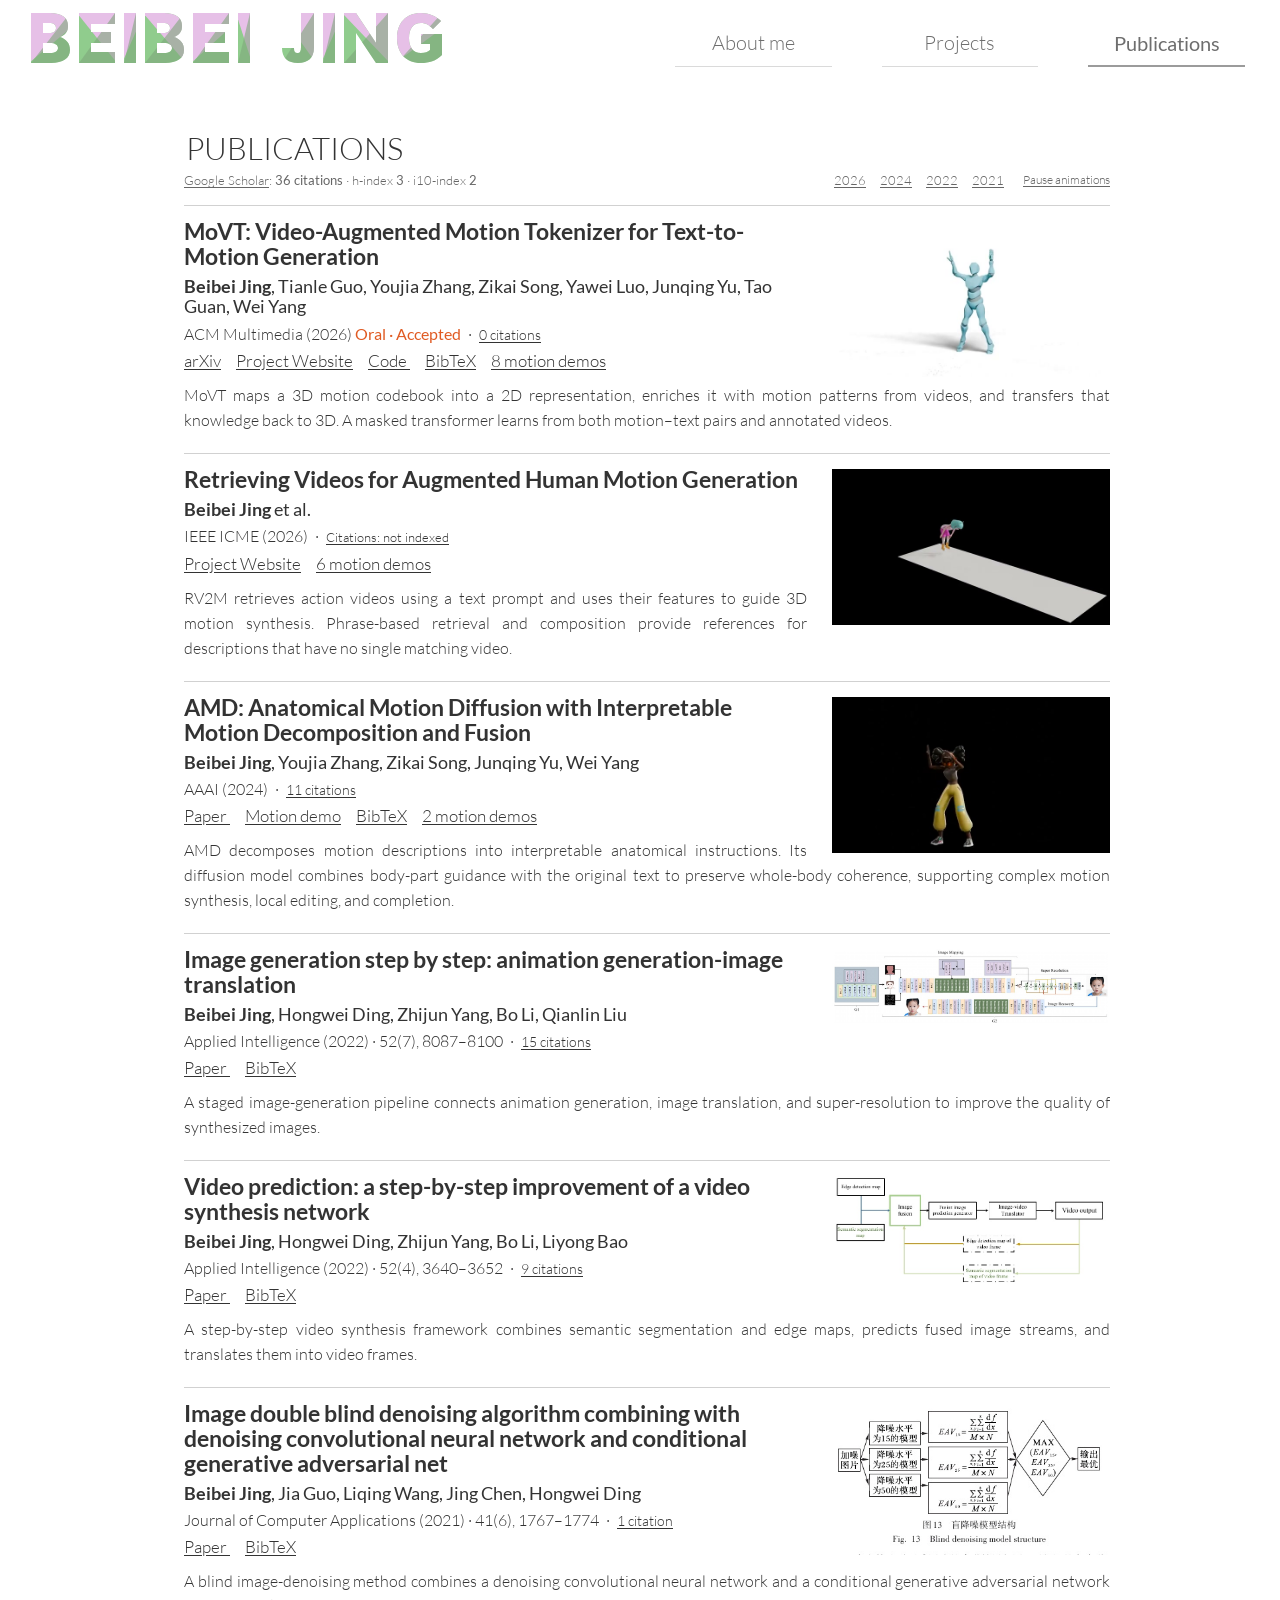
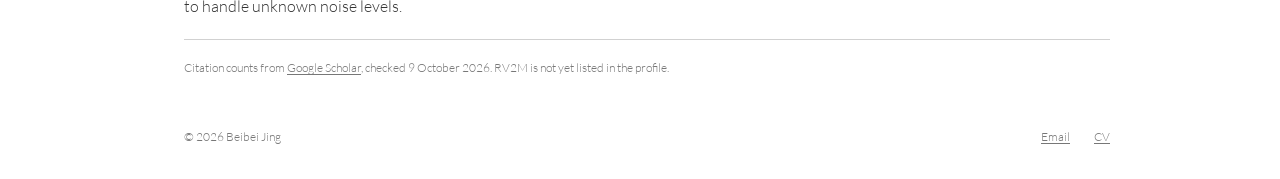
<file: index.html>
<!doctype html>
<html lang="en">
<head>
  <meta charset="utf-8">
  <meta name="viewport" content="width=device-width, initial-scale=1">
  <meta name="theme-color" content="#ffffff">
  <meta name="description" content="Beibei Jing — 3D human motion generation, multimodal learning, publications, and research projects.">
  <meta property="og:title" content="Publications · Beibei Jing">
  <meta property="og:description" content="Connecting language, video, and 3D human motion.">
  <meta property="og:type" content="website">
  <title>Publications · Beibei Jing</title>
  <link rel="icon" href="assets/favicon.svg" type="image/svg+xml">
  <link rel="stylesheet" href="style.css">
  <script src="app.js" defer></script>
  <script src="motion.js" defer></script>
</head>
<body class="publications-page">
<a class="skip-link" href="#main">Skip to content</a><header class="site-header"><a class="name-logo" href="about.html" aria-label="Beibei Jing, about me"><img src="assets/name-logo.svg" alt="Beibei Jing" width="417" height="50"></a><nav aria-label="Main navigation"><a href="about.html" class="nav-link">About me</a><a href="projects.html" class="nav-link">Projects</a><a href="index.html" class="nav-link current" aria-current="page">Publications</a></nav></header>
<main id="main" class="container publications">
  <h1 class="section-title">Publications</h1>
  <div class="publication-index"><p><a href="https://scholar.google.com/citations?user=PGULkm0AAAAJ&amp;hl=en" target="_blank" rel="noopener noreferrer">Google Scholar</a>: <strong>36 citations</strong> · h-index <strong>3</strong> · i10-index <strong>2</strong></p><nav aria-label="Publications by year"><a href="#publications-2026">2026</a><a href="#publications-2024">2024</a><a href="#publications-2022">2022</a><a href="#publications-2021">2021</a><button class="motion-toggle" type="button" aria-pressed="false">Pause animations</button></nav></div>
  <span id="publications-2026" class="year-anchor" aria-hidden="true"></span><article class="publication" id="movt">
  <video class="pub-image motion-preview" data-motion data-src="assets/motion/movt-jumping-jacks.mp4" poster="assets/motion/movt-jumping-jacks.jpg" muted loop playsinline preload="none" aria-label="Jumping jacks" ><a href="assets/motion/movt-jumping-jacks.mp4">Open motion video</a></video>
  <h2 class="pub-title">MoVT: Video-Augmented Motion Tokenizer for Text-to-Motion Generation</h2>
  <p class="authors"><strong>Beibei Jing</strong>, Tianle Guo, Youjia Zhang, Zikai Song, Yawei Luo, Junqing Yu, Tao Guan, Wei Yang</p>
  <p class="venue">ACM Multimedia (2026) <span class="publication-status">Oral · Accepted</span> <span class="meta-divider">·</span> <a class="paper-citations" href="https://scholar.google.com/citations?view_op=view_citation&amp;hl=en&amp;user=PGULkm0AAAAJ&amp;pagesize=100&amp;citation_for_view=PGULkm0AAAAJ:Tyk-4Ss8FVUC" target="_blank" rel="noopener noreferrer" aria-label="0 citations on Google Scholar for MoVT: Video-Augmented Motion Tokenizer for Text-to-Motion Generation">0 citations </a></p>
  <div class="paper-links"><a href="https://arxiv.org/abs/2609.14965" target="_blank" rel="noopener noreferrer">arXiv</a><a href="https://x-motion.github.io/MoVT-website/" target="_blank" rel="noopener noreferrer">Project Website</a><a href="https://github.com/X-mOtion/MoVT" target="_blank" rel="noopener noreferrer">Code </a><button class="citation-button" data-citation="movt">BibTeX</button><a href="projects.html#movt-demos">8 motion demos</a></div>
  <p class="pub-summary">MoVT maps a 3D motion codebook into a 2D representation, enriches it with motion patterns from videos, and transfers that knowledge back to 3D. A masked transformer learns from both motion–text pairs and annotated videos.</p>
</article><article class="publication" id="rv2m">
  <video class="pub-image motion-preview" data-motion data-src="assets/motion/rv2m-dribble.mp4" poster="assets/motion/rv2m-dribble.jpg" muted loop playsinline preload="none" aria-label="Basketball dribble" ><a href="assets/motion/rv2m-dribble.mp4">Open motion video</a></video>
  <h2 class="pub-title">Retrieving Videos for Augmented Human Motion Generation</h2>
  <p class="authors"><strong>Beibei Jing</strong> et al.</p>
  <p class="venue">IEEE ICME (2026) <span class="meta-divider">·</span> <a class="paper-citations unindexed" href="https://scholar.google.com/scholar?hl=en&amp;q=%22Retrieving%20Videos%20for%20Augmented%20Human%20Motion%20Generation%22" target="_blank" rel="noopener noreferrer" title="Not yet indexed in Google Scholar">Citations: not indexed </a></p>
  <div class="paper-links"><a href="https://happypiepie.github.io/rv2m/" target="_blank" rel="noopener noreferrer">Project Website</a><a href="projects.html#rv2m-demos">6 motion demos</a></div>
  <p class="pub-summary">RV2M retrieves action videos using a text prompt and uses their features to guide 3D motion synthesis. Phrase-based retrieval and composition provide references for descriptions that have no single matching video.</p>
</article><span id="publications-2024" class="year-anchor" aria-hidden="true"></span><article class="publication" id="amd">
  <video class="pub-image motion-preview" data-motion data-src="assets/motion/amd-layup.mp4" poster="assets/motion/amd-layup.jpg" muted loop playsinline preload="none" aria-label="Basketball layup" ><a href="assets/motion/amd-layup.mp4">Open motion video</a></video>
  <h2 class="pub-title">AMD: Anatomical Motion Diffusion with Interpretable Motion Decomposition and Fusion</h2>
  <p class="authors"><strong>Beibei Jing</strong>, Youjia Zhang, Zikai Song, Junqing Yu, Wei Yang</p>
  <p class="venue">AAAI (2024) <span class="meta-divider">·</span> <a class="paper-citations" href="https://scholar.google.com/scholar?oi=bibs&amp;hl=en&amp;cites=3874322494010152910" target="_blank" rel="noopener noreferrer" aria-label="11 citations on Google Scholar for AMD: anatomical motion diffusion with interpretable motion decomposition and fusion">11 citations </a></p>
  <div class="paper-links"><a href="https://ojs.aaai.org/index.php/AAAI/article/view/28042" target="_blank" rel="noopener noreferrer">Paper </a><button class="demo-button" data-demo="amd">Motion demo </button><button class="citation-button" data-citation="amd">BibTeX</button><a href="projects.html#amd-demos">2 motion demos</a></div>
  <p class="pub-summary">AMD decomposes motion descriptions into interpretable anatomical instructions. Its diffusion model combines body-part guidance with the original text to preserve whole-body coherence, supporting complex motion synthesis, local editing, and completion.</p>
</article><span id="publications-2022" class="year-anchor" aria-hidden="true"></span><article class="publication" id="image">
  <img class="pub-image" src="assets/image-generation.jpg" alt="Image generation and translation pipeline, Figure 4 from the paper" loading="lazy">
  <h2 class="pub-title">Image generation step by step: animation generation-image translation</h2>
  <p class="authors"><strong>Beibei Jing</strong>, Hongwei Ding, Zhijun Yang, Bo Li, Qianlin Liu</p>
  <p class="venue">Applied Intelligence (2022) · 52(7), 8087–8100 <span class="meta-divider">·</span> <a class="paper-citations" href="https://scholar.google.com/scholar?oi=bibs&amp;hl=en&amp;cites=14779760203905723686" target="_blank" rel="noopener noreferrer" aria-label="15 citations on Google Scholar for Image generation step by step: animation generation-image translation">15 citations </a></p>
  <div class="paper-links"><a href="https://doi.org/10.1007/s10489-021-02835-z" target="_blank" rel="noopener noreferrer">Paper </a><button class="citation-button" data-citation="image">BibTeX</button></div>
  <p class="pub-summary">A staged image-generation pipeline connects animation generation, image translation, and super-resolution to improve the quality of synthesized images.</p>
</article><article class="publication" id="video">
  <img class="pub-image" src="assets/video-prediction.jpg" alt="Video prediction model flowchart, Figure 2 from the paper" loading="lazy">
  <h2 class="pub-title">Video prediction: a step-by-step improvement of a video synthesis network</h2>
  <p class="authors"><strong>Beibei Jing</strong>, Hongwei Ding, Zhijun Yang, Bo Li, Liyong Bao</p>
  <p class="venue">Applied Intelligence (2022) · 52(4), 3640–3652 <span class="meta-divider">·</span> <a class="paper-citations" href="https://scholar.google.com/scholar?oi=bibs&amp;hl=en&amp;cites=996036053245365280" target="_blank" rel="noopener noreferrer" aria-label="9 citations on Google Scholar for Video prediction: a step-by-step improvement of a video synthesis network">9 citations </a></p>
  <div class="paper-links"><a href="https://doi.org/10.1007/s10489-021-02500-5" target="_blank" rel="noopener noreferrer">Paper </a><button class="citation-button" data-citation="video">BibTeX</button></div>
  <p class="pub-summary">A step-by-step video synthesis framework combines semantic segmentation and edge maps, predicts fused image streams, and translates them into video frames.</p>
</article><span id="publications-2021" class="year-anchor" aria-hidden="true"></span><article class="publication" id="denoise">
  <img class="pub-image" src="assets/denoising.jpg" alt="Blind denoising model structure, Figure 13 from the paper" loading="lazy">
  <h2 class="pub-title">Image double blind denoising algorithm combining with denoising convolutional neural network and conditional generative adversarial net</h2>
  <p class="authors"><strong>Beibei Jing</strong>, Jia Guo, Liqing Wang, Jing Chen, Hongwei Ding</p>
  <p class="venue">Journal of Computer Applications (2021) · 41(6), 1767–1774 <span class="meta-divider">·</span> <a class="paper-citations" href="https://scholar.google.com/scholar?oi=bibs&amp;hl=en&amp;cites=12246832759865693995" target="_blank" rel="noopener noreferrer" aria-label="1 citation on Google Scholar for Image double blind denoising algorithm combining with denoising convolutional neural network and conditional generative adversarial net">1 citation </a></p>
  <div class="paper-links"><a href="https://doi.org/10.11772/j.issn.1001-9081.2020091355" target="_blank" rel="noopener noreferrer">Paper </a><button class="citation-button" data-citation="denoise">BibTeX</button></div>
  <p class="pub-summary">A blind image-denoising method combines a denoising convolutional neural network and a conditional generative adversarial network to handle unknown noise levels.</p>
</article>
  <p class="citation-source-note">Citation counts from <a href="https://scholar.google.com/citations?user=PGULkm0AAAAJ&amp;hl=en" target="_blank" rel="noopener noreferrer">Google Scholar</a>, checked 9 October 2026. RV2M is not yet listed in the profile.</p>
</main>
<footer class="container site-footer"><span>© 2026 Beibei Jing</span><a href="mailto:jingbeibei.ghyn@gmail.com">Email</a><a href="cv.html">CV</a></footer>
<dialog id="citation-dialog" class="modal" aria-labelledby="citation-title"><div class="modal-head"><div><p class="eyebrow">BibTeX</p><h2 id="citation-title">Cite this research</h2></div><button class="close-dialog pressable" aria-label="Close citation dialog" type="button">×</button></div><pre id="citation-text" tabindex="0"></pre><div class="modal-actions"><button id="copy-citation" class="button primary pressable" type="button">Copy BibTeX</button><a id="download-citation" class="text-link pressable" download>Download .bib <span aria-hidden="true">↓</span></a></div></dialog>
<dialog id="demo-dialog" class="modal demo-modal" aria-labelledby="demo-title"><div class="modal-head"><div><p class="eyebrow">AMD / AAAI 2024</p><h2 id="demo-title">Anatomical motion in action</h2></div><button class="close-dialog pressable" aria-label="Close motion demo" type="button">×</button></div><video controls playsinline preload="none" poster="assets/amd-poster.jpg"><source src="assets/amd-demo.mp4" type="video/mp4"><p>Your browser does not support video. <a href="assets/amd-demo.mp4">Open the motion demo</a>.</p></video><p class="demo-caption">Motion-generation example from my research presentation.</p></dialog>
<div class="toast" id="toast" role="status" aria-live="polite"></div>
</body>
</html>
</file>
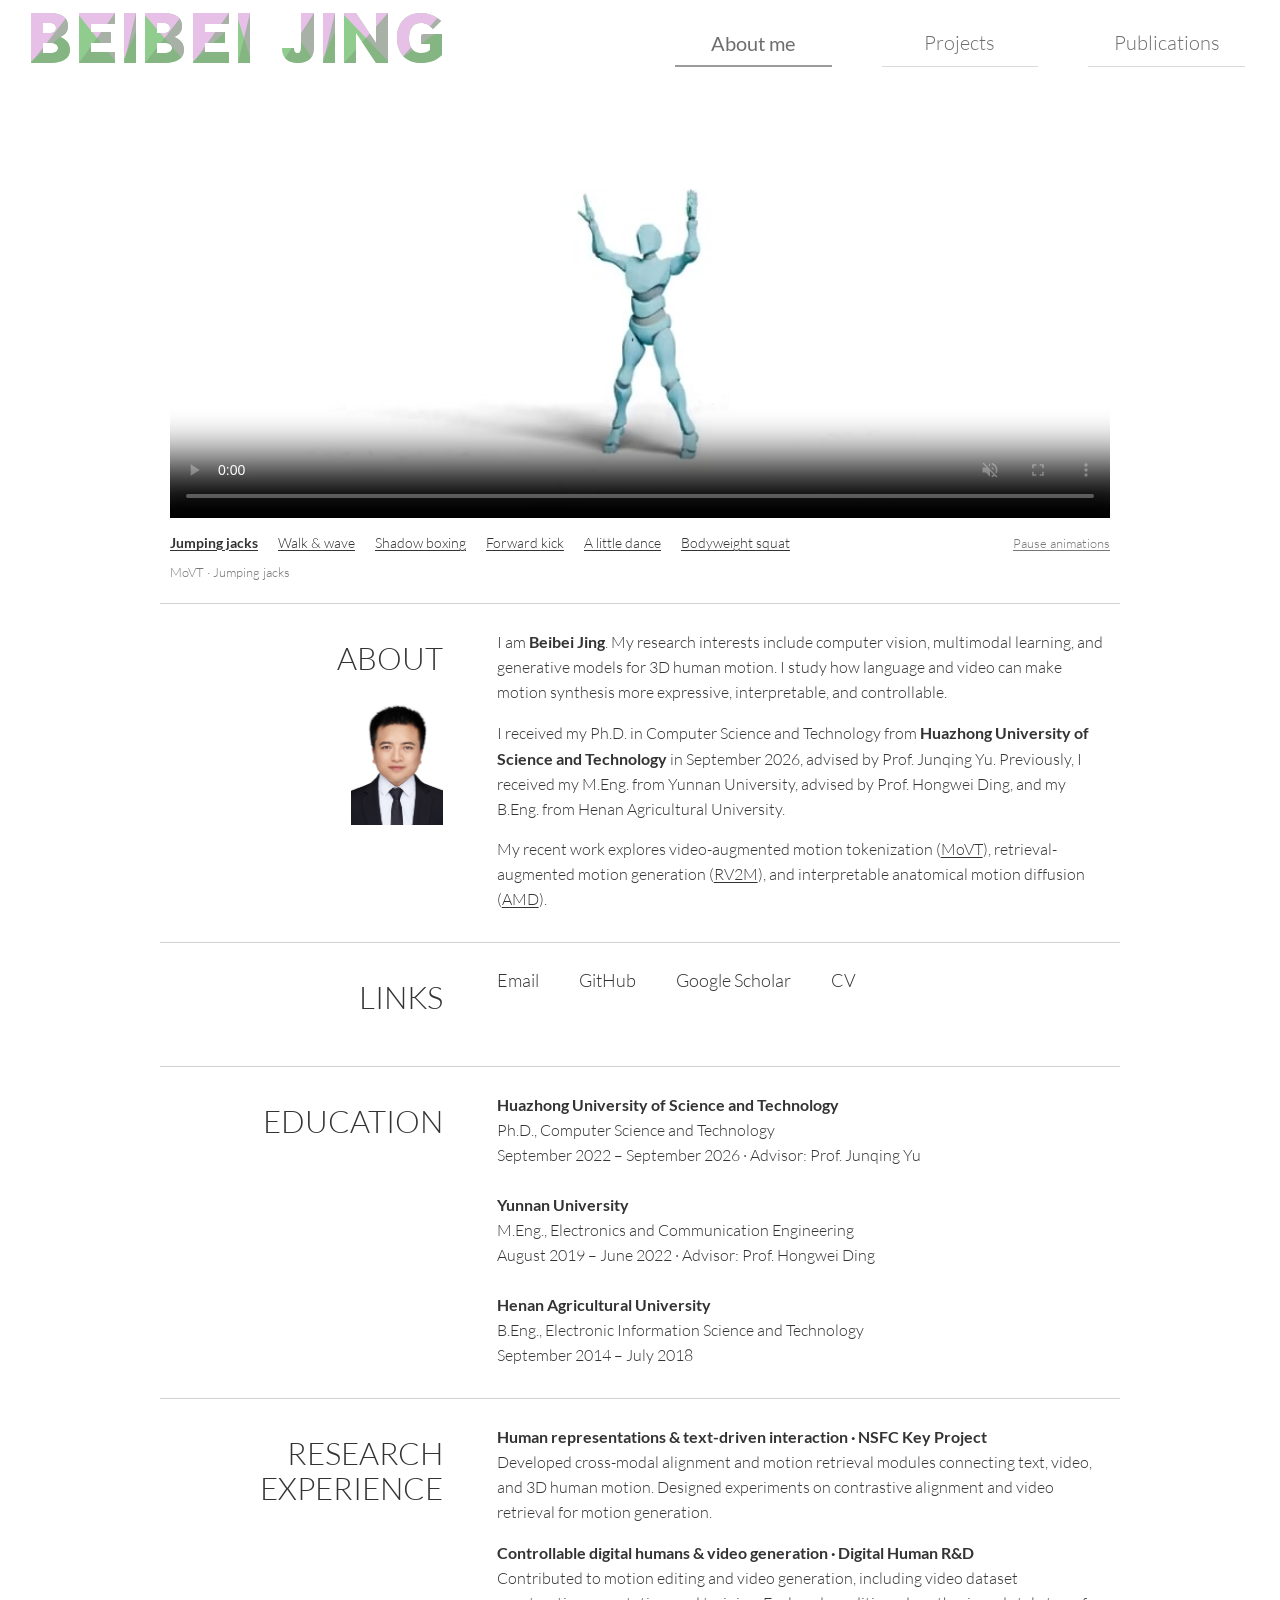
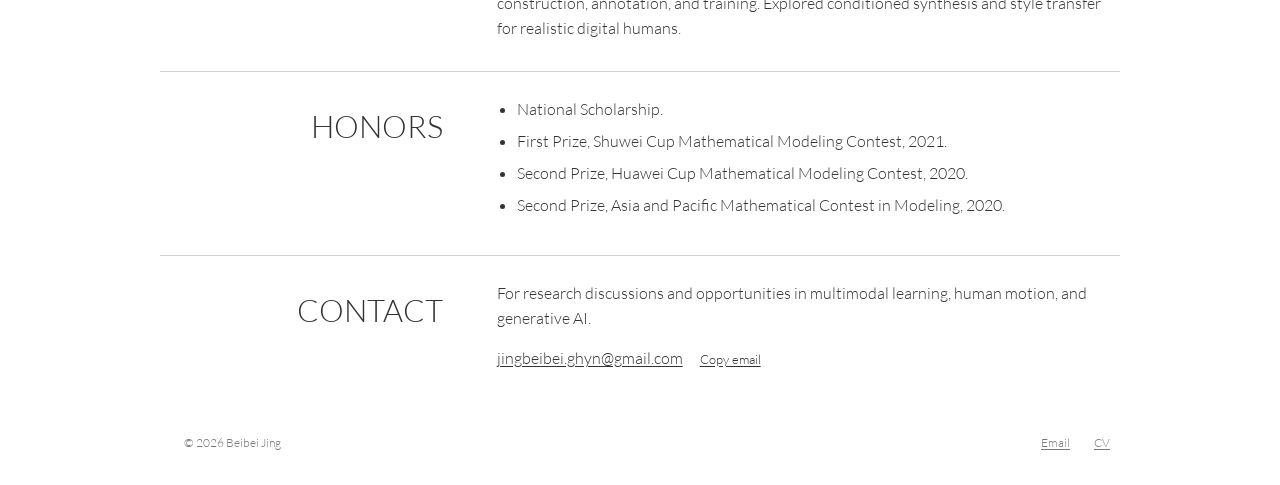
<file: about.html>
<!doctype html>
<html lang="en">
<head>
  <meta charset="utf-8">
  <meta name="viewport" content="width=device-width, initial-scale=1">
  <meta name="theme-color" content="#ffffff">
  <meta name="description" content="Beibei Jing — 3D human motion generation, multimodal learning, publications, and research projects.">
  <meta property="og:title" content="About · Beibei Jing">
  <meta property="og:description" content="Connecting language, video, and 3D human motion.">
  <meta property="og:type" content="website">
  <title>About · Beibei Jing</title>
  <link rel="icon" href="assets/favicon.svg" type="image/svg+xml">
  <link rel="stylesheet" href="style.css">
  <script src="app.js" defer></script>
  <script src="motion.js" defer></script>
</head>
<body class="about-page">
<a class="skip-link" href="#main">Skip to content</a><header class="site-header"><a class="name-logo" href="about.html" aria-label="Beibei Jing, about me"><img src="assets/name-logo.svg" alt="Beibei Jing" width="417" height="50"></a><nav aria-label="Main navigation"><a href="about.html" class="nav-link current" aria-current="page">About me</a><a href="projects.html" class="nav-link">Projects</a><a href="index.html" class="nav-link">Publications</a></nav></header>
<main id="main" class="container about">
  <div class="about-cover"><video class="" data-motion data-src="assets/motion/movt-jumping-jacks.mp4" poster="assets/motion/movt-jumping-jacks.jpg" muted loop playsinline preload="none" controls aria-label="Jumping jacks" id="featured-motion"><a href="assets/motion/movt-jumping-jacks.mp4">Open motion video</a></video></div><div class="showcase-picker" role="group" aria-label="Choose a motion example"><button type="button" data-motion-sample data-video="assets/motion/movt-jumping-jacks.mp4" data-poster="assets/motion/movt-jumping-jacks.jpg" data-title="MoVT · Jumping jacks" aria-pressed="true">Jumping jacks</button><button type="button" data-motion-sample data-video="assets/motion/movt-walk-wave.mp4" data-poster="assets/motion/movt-walk-wave.jpg" data-title="MoVT · Walk &amp; wave" aria-pressed="false">Walk &amp; wave</button><button type="button" data-motion-sample data-video="assets/motion/movt-boxing.mp4" data-poster="assets/motion/movt-boxing.jpg" data-title="MoVT · Shadow boxing" aria-pressed="false">Shadow boxing</button><button type="button" data-motion-sample data-video="assets/motion/movt-kick.mp4" data-poster="assets/motion/movt-kick.jpg" data-title="MoVT · Forward kick" aria-pressed="false">Forward kick</button><button type="button" data-motion-sample data-video="assets/motion/movt-dance.mp4" data-poster="assets/motion/movt-dance.jpg" data-title="MoVT · A little dance" aria-pressed="false">A little dance</button><button type="button" data-motion-sample data-video="assets/motion/movt-squat.mp4" data-poster="assets/motion/movt-squat.jpg" data-title="MoVT · Bodyweight squat" aria-pressed="false">Bodyweight squat</button><button type="button" class="motion-toggle" aria-pressed="false">Pause animations</button></div><p class="showcase-caption" id="featured-motion-caption">MoVT · Jumping jacks</p>
  <section class="about-row" id="about"><div class="about-label"><h1 class="section-title">About</h1><img class="portrait" src="assets/portrait.jpg" width="750" height="1050" alt="Portrait of Beibei Jing"></div><div class="about-copy"><p>I am <strong>Beibei Jing</strong>. My research interests include computer vision, multimodal learning, and generative models for 3D human motion. I study how language and video can make motion synthesis more expressive, interpretable, and controllable.</p><p>I received my Ph.D. in Computer Science and Technology from <strong>Huazhong University of Science and Technology</strong> in September 2026, advised by Prof. Junqing Yu. Previously, I received my M.Eng. from Yunnan University, advised by Prof. Hongwei Ding, and my B.Eng. from Henan Agricultural University.</p><p>My recent work explores video-augmented motion tokenization (<a href="index.html#movt">MoVT</a>), retrieval-augmented motion generation (<a href="index.html#rv2m">RV2M</a>), and interpretable anatomical motion diffusion (<a href="index.html#amd">AMD</a>).</p></div></section>
  <section class="about-row"><h2 class="section-title">Links</h2><div class="about-copy profile-links"><a href="mailto:jingbeibei.ghyn@gmail.com">Email</a><a href="https://github.com/X-mOtion" target="_blank" rel="noopener noreferrer">GitHub</a><a href="https://scholar.google.com/citations?user=PGULkm0AAAAJ&amp;hl=en" target="_blank" rel="noopener noreferrer">Google Scholar</a><a href="cv.html">CV</a></div></section>
  <section class="about-row"><h2 class="section-title">Education</h2><div class="about-copy education"><p><strong>Huazhong University of Science and Technology</strong><br>Ph.D., Computer Science and Technology<br>September 2022 – September 2026 · Advisor: Prof. Junqing Yu</p><p><strong>Yunnan University</strong><br>M.Eng., Electronics and Communication Engineering<br>August 2019 – June 2022 · Advisor: Prof. Hongwei Ding</p><p><strong>Henan Agricultural University</strong><br>B.Eng., Electronic Information Science and Technology<br>September 2014 – July 2018</p></div></section>
  <section class="about-row"><h2 class="section-title">Research<br>experience</h2><div class="about-copy"><p><strong>Human representations &amp; text-driven interaction · NSFC Key Project</strong><br>Developed cross-modal alignment and motion retrieval modules connecting text, video, and 3D human motion. Designed experiments on contrastive alignment and video retrieval for motion generation.</p><p><strong>Controllable digital humans &amp; video generation · Digital Human R&amp;D</strong><br>Contributed to motion editing and video generation, including video dataset construction, annotation, and training. Explored conditioned synthesis and style transfer for realistic digital humans.</p></div></section>
  <section class="about-row"><h2 class="section-title">Honors</h2><div class="about-copy"><ul><li>National Scholarship.</li><li>First Prize, Shuwei Cup Mathematical Modeling Contest, 2021.</li><li>Second Prize, Huawei Cup Mathematical Modeling Contest, 2020.</li><li>Second Prize, Asia and Pacific Mathematical Contest in Modeling, 2020.</li></ul></div></section>
  <section class="about-row" id="contact"><h2 class="section-title">Contact</h2><div class="about-copy"><p>For research discussions and opportunities in multimodal learning, human motion, and generative AI.</p><p><a href="mailto:jingbeibei.ghyn@gmail.com">jingbeibei.ghyn@gmail.com</a> <button id="copy-email" type="button">Copy email</button></p></div></section>
</main>
<footer class="container site-footer"><span>© 2026 Beibei Jing</span><a href="mailto:jingbeibei.ghyn@gmail.com">Email</a><a href="cv.html">CV</a></footer>

<div class="toast" id="toast" role="status" aria-live="polite"></div>
</body>
</html>
</file>
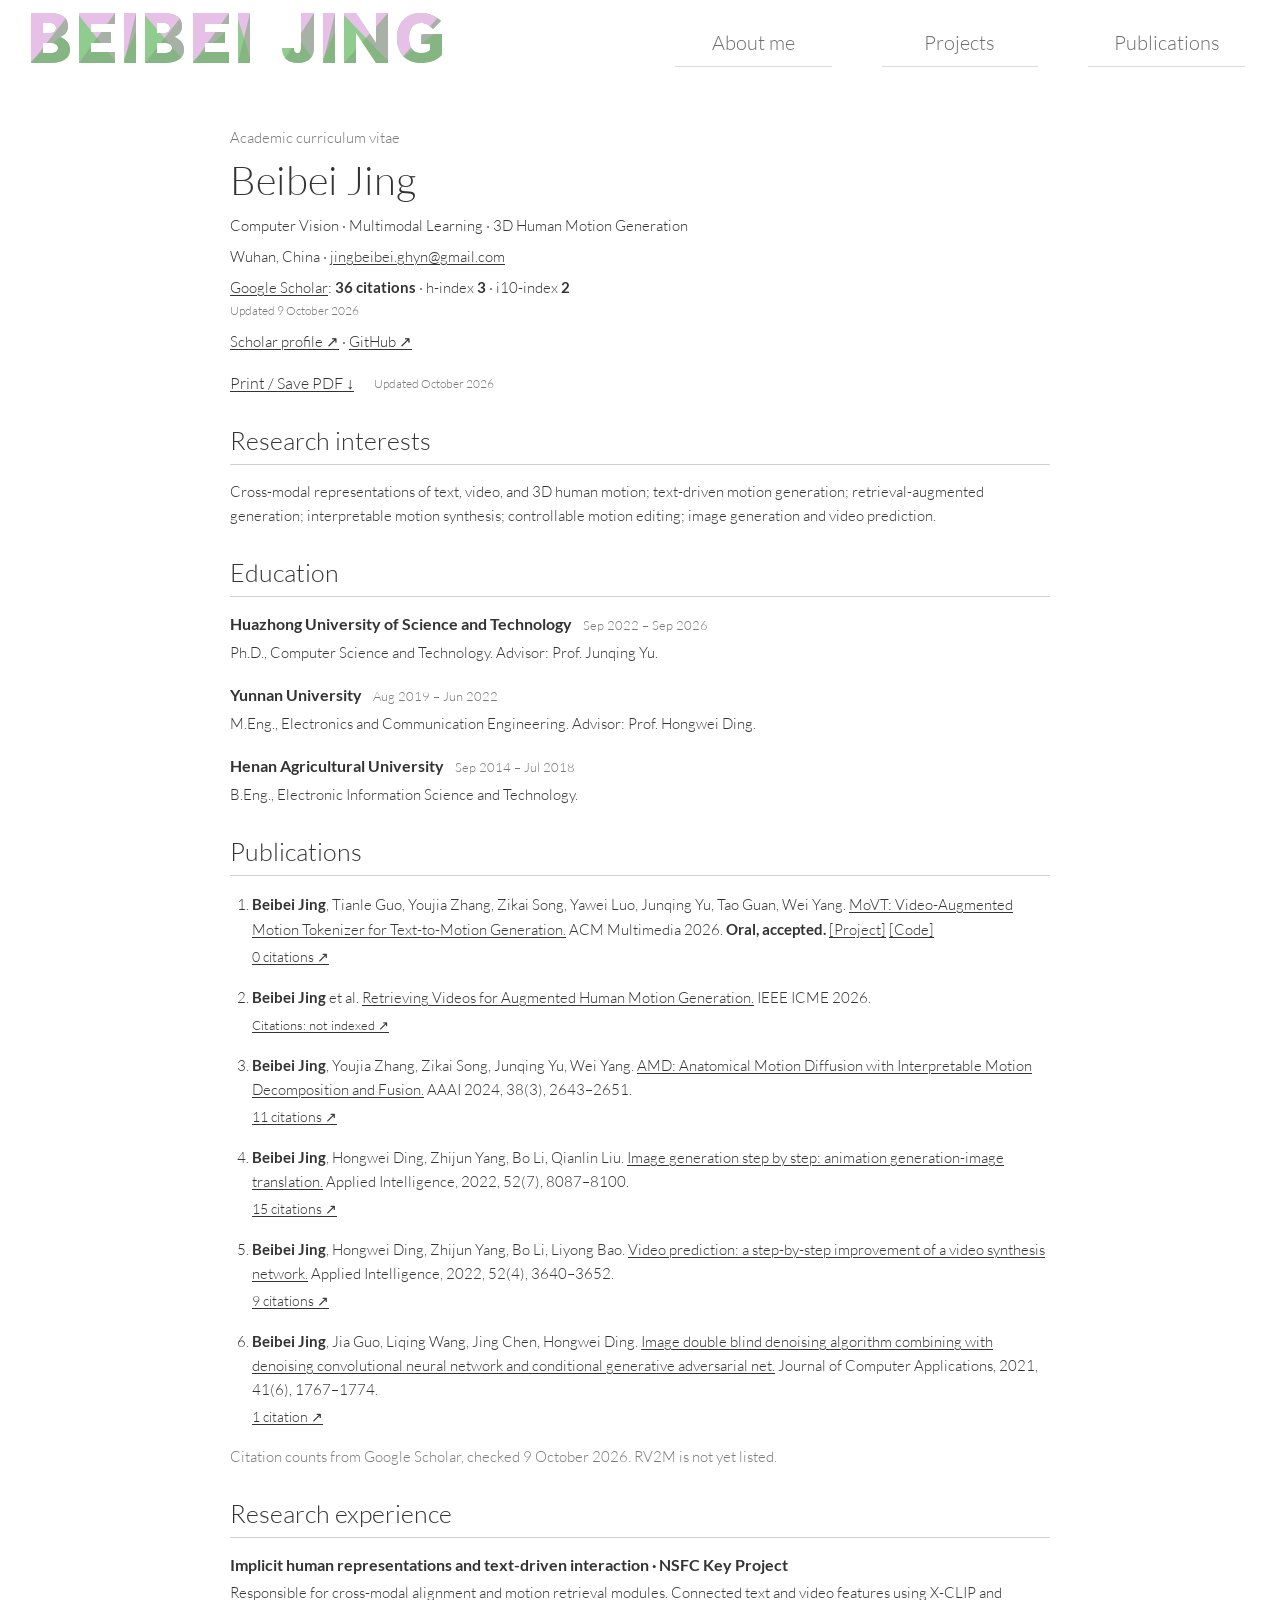
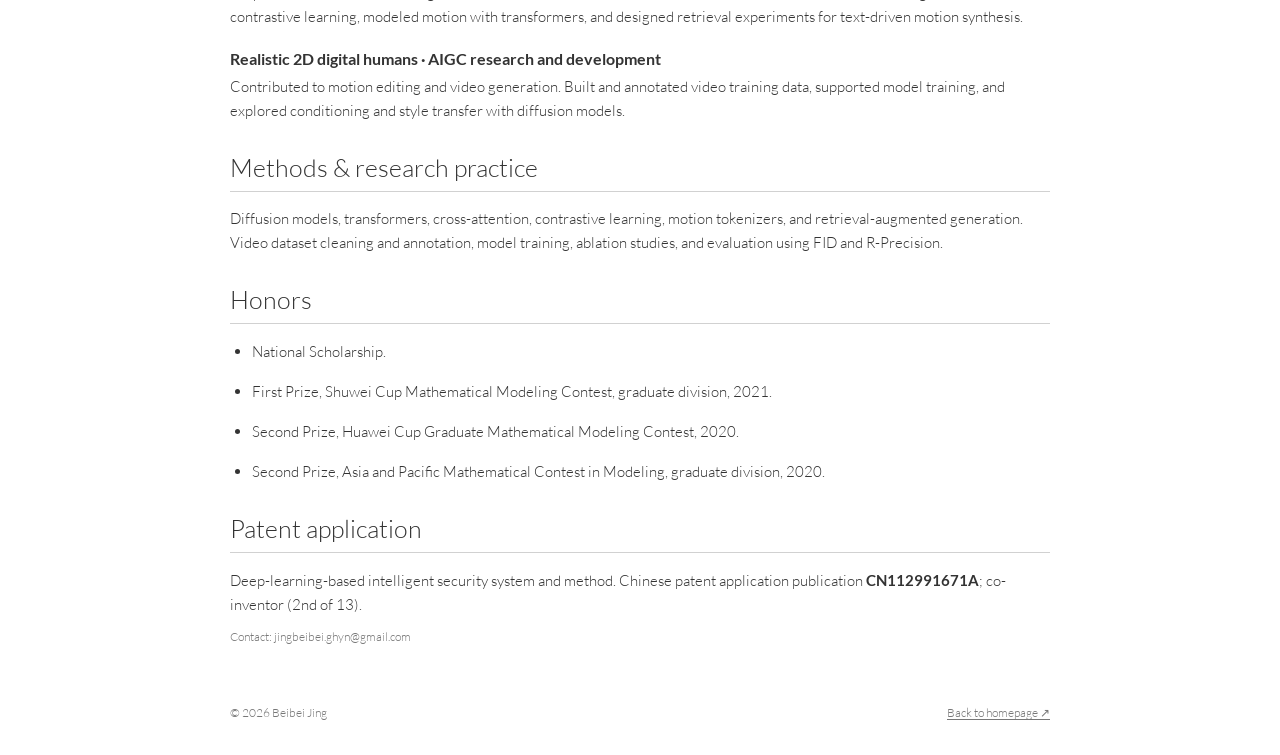
<file: cv.html>
<!doctype html>
<html lang="en"><head><meta charset="utf-8"><meta name="viewport" content="width=device-width, initial-scale=1"><meta name="description" content="Academic CV of Beibei Jing. Education, publications, research experience, and honors."><title>Academic CV · Beibei Jing</title><link rel="icon" href="assets/favicon.svg" type="image/svg+xml"><link rel="stylesheet" href="style.css"><script src="app.js" defer></script></head>
<body class="cv-page"><a class="skip-link" href="#main">Skip to content</a><header class="site-header"><a class="name-logo" href="about.html" aria-label="Beibei Jing, about me"><img src="assets/name-logo.svg" alt="Beibei Jing" width="417" height="50"></a><nav aria-label="Main navigation"><a href="about.html" class="nav-link">About me</a><a href="projects.html" class="nav-link">Projects</a><a href="index.html" class="nav-link">Publications</a></nav></header>
<main id="main" class="cv-shell"><div class="cv-head"><p class="eyebrow">Academic curriculum vitae</p><h1>Beibei Jing</h1><p>Computer Vision · Multimodal Learning · 3D Human Motion Generation</p><p>Wuhan, China · <a href="mailto:jingbeibei.ghyn@gmail.com">jingbeibei.ghyn@gmail.com</a></p><p class="cv-impact"><a href="https://scholar.google.com/citations?user=PGULkm0AAAAJ&amp;hl=en" target="_blank" rel="noopener noreferrer">Google Scholar</a>: <strong>36 citations</strong> · h-index <strong>3</strong> · i10-index <strong>2</strong><span>Updated 9 October 2026</span></p><p class="cv-profile-links"><a href="https://scholar.google.com/citations?user=PGULkm0AAAAJ&amp;hl=en" target="_blank" rel="noopener noreferrer">Scholar profile ↗</a> · <a href="https://github.com/X-mOtion" target="_blank" rel="noopener noreferrer">GitHub ↗</a></p><div class="cv-toolbar"><button id="print-cv" class="button primary pressable" type="button">Print / Save PDF <span aria-hidden="true">↓</span></button><span class="cv-note" style="margin:0">Updated October 2026</span></div></div>
<section class="cv-section"><h2>Research interests</h2><p>Cross-modal representations of text, video, and 3D human motion; text-driven motion generation; retrieval-augmented generation; interpretable motion synthesis; controllable motion editing; image generation and video prediction.</p></section>
<section class="cv-section"><h2>Education</h2><article><h3>Huazhong University of Science and Technology <span class="cv-dates">Sep 2022 – Sep 2026</span></h3><p>Ph.D., Computer Science and Technology. Advisor: Prof. Junqing Yu.</p></article><article><h3>Yunnan University <span class="cv-dates">Aug 2019 – Jun 2022</span></h3><p>M.Eng., Electronics and Communication Engineering. Advisor: Prof. Hongwei Ding.</p></article><article><h3>Henan Agricultural University <span class="cv-dates">Sep 2014 – Jul 2018</span></h3><p>B.Eng., Electronic Information Science and Technology.</p></article></section>
<section class="cv-section"><h2>Publications</h2><ol>
<li><strong>Beibei Jing</strong>, Tianle Guo, Youjia Zhang, Zikai Song, Yawei Luo, Junqing Yu, Tao Guan, Wei Yang. <a href="https://arxiv.org/abs/2609.14965" target="_blank" rel="noopener noreferrer">MoVT: Video-Augmented Motion Tokenizer for Text-to-Motion Generation.</a> ACM Multimedia 2026. <strong>Oral, accepted.</strong> <a href="https://x-motion.github.io/MoVT-website/" target="_blank" rel="noopener noreferrer">[Project]</a> <a href="https://github.com/X-mOtion/MoVT" target="_blank" rel="noopener noreferrer">[Code]</a><span class="cv-paper-citations"><a class="paper-citations pressable" href="https://scholar.google.com/citations?view_op=view_citation&amp;hl=en&amp;user=PGULkm0AAAAJ&amp;pagesize=100&amp;citation_for_view=PGULkm0AAAAJ:Tyk-4Ss8FVUC" target="_blank" rel="noopener noreferrer" aria-label="0 citations on Google Scholar for MoVT: Video-Augmented Motion Tokenizer for Text-to-Motion Generation">0 citations <span aria-hidden="true">↗</span></a></span></li>
<li><strong>Beibei Jing</strong> et al. <a href="https://happypiepie.github.io/rv2m/" target="_blank" rel="noopener noreferrer">Retrieving Videos for Augmented Human Motion Generation.</a> IEEE ICME 2026.<span class="cv-paper-citations"><a class="paper-citations unindexed pressable" href="https://scholar.google.com/scholar?hl=en&amp;q=%22Retrieving%20Videos%20for%20Augmented%20Human%20Motion%20Generation%22" target="_blank" rel="noopener noreferrer" title="Not yet indexed in Google Scholar">Citations: not indexed <span aria-hidden="true">↗</span></a></span></li>
<li><strong>Beibei Jing</strong>, Youjia Zhang, Zikai Song, Junqing Yu, Wei Yang. <a href="https://doi.org/10.1609/aaai.v38i3.28042" target="_blank" rel="noopener noreferrer">AMD: Anatomical Motion Diffusion with Interpretable Motion Decomposition and Fusion.</a> AAAI 2024, 38(3), 2643–2651.<span class="cv-paper-citations"><a class="paper-citations pressable" href="https://scholar.google.com/scholar?oi=bibs&amp;hl=en&amp;cites=3874322494010152910" target="_blank" rel="noopener noreferrer" aria-label="11 citations on Google Scholar for AMD: anatomical motion diffusion with interpretable motion decomposition and fusion">11 citations <span aria-hidden="true">↗</span></a></span></li>
<li><strong>Beibei Jing</strong>, Hongwei Ding, Zhijun Yang, Bo Li, Qianlin Liu. <a href="https://doi.org/10.1007/s10489-021-02835-z" target="_blank" rel="noopener noreferrer">Image generation step by step: animation generation-image translation.</a> Applied Intelligence, 2022, 52(7), 8087–8100.<span class="cv-paper-citations"><a class="paper-citations pressable" href="https://scholar.google.com/scholar?oi=bibs&amp;hl=en&amp;cites=14779760203905723686" target="_blank" rel="noopener noreferrer" aria-label="15 citations on Google Scholar for Image generation step by step: animation generation-image translation">15 citations <span aria-hidden="true">↗</span></a></span></li>
<li><strong>Beibei Jing</strong>, Hongwei Ding, Zhijun Yang, Bo Li, Liyong Bao. <a href="https://doi.org/10.1007/s10489-021-02500-5" target="_blank" rel="noopener noreferrer">Video prediction: a step-by-step improvement of a video synthesis network.</a> Applied Intelligence, 2022, 52(4), 3640–3652.<span class="cv-paper-citations"><a class="paper-citations pressable" href="https://scholar.google.com/scholar?oi=bibs&amp;hl=en&amp;cites=996036053245365280" target="_blank" rel="noopener noreferrer" aria-label="9 citations on Google Scholar for Video prediction: a step-by-step improvement of a video synthesis network">9 citations <span aria-hidden="true">↗</span></a></span></li>
<li><strong>Beibei Jing</strong>, Jia Guo, Liqing Wang, Jing Chen, Hongwei Ding. <a href="https://doi.org/10.11772/j.issn.1001-9081.2020091355" target="_blank" rel="noopener noreferrer">Image double blind denoising algorithm combining with denoising convolutional neural network and conditional generative adversarial net.</a> Journal of Computer Applications, 2021, 41(6), 1767–1774.<span class="cv-paper-citations"><a class="paper-citations pressable" href="https://scholar.google.com/scholar?oi=bibs&amp;hl=en&amp;cites=12246832759865693995" target="_blank" rel="noopener noreferrer" aria-label="1 citation on Google Scholar for Image double blind denoising algorithm combining with denoising convolutional neural network and conditional generative adversarial net">1 citation <span aria-hidden="true">↗</span></a></span></li>
</ol><p class="cv-citation-note">Citation counts from Google Scholar, checked 9 October 2026. RV2M is not yet listed.</p></section>
<section class="cv-section"><h2>Research experience</h2><article><h3>Implicit human representations and text-driven interaction · NSFC Key Project</h3><p>Responsible for cross-modal alignment and motion retrieval modules. Connected text and video features using X-CLIP and contrastive learning, modeled motion with transformers, and designed retrieval experiments for text-driven motion synthesis.</p></article><article><h3>Realistic 2D digital humans · AIGC research and development</h3><p>Contributed to motion editing and video generation. Built and annotated video training data, supported model training, and explored conditioning and style transfer with diffusion models.</p></article></section>
<section class="cv-section"><h2>Methods & research practice</h2><p>Diffusion models, transformers, cross-attention, contrastive learning, motion tokenizers, and retrieval-augmented generation. Video dataset cleaning and annotation, model training, ablation studies, and evaluation using FID and R-Precision.</p></section>
<section class="cv-section"><h2>Honors</h2><ul><li>National Scholarship.</li><li>First Prize, Shuwei Cup Mathematical Modeling Contest, graduate division, 2021.</li><li>Second Prize, Huawei Cup Graduate Mathematical Modeling Contest, 2020.</li><li>Second Prize, Asia and Pacific Mathematical Contest in Modeling, graduate division, 2020.</li></ul></section>
<section class="cv-section"><h2>Patent application</h2><p>Deep-learning-based intelligent security system and method. Chinese patent application publication <strong>CN112991671A</strong>; co-inventor (2nd of 13).</p></section>
<p class="cv-note">Contact: jingbeibei.ghyn@gmail.com</p></main><footer class="container site-footer"><span>© 2026 Beibei Jing</span><a href="index.html">Back to homepage <span aria-hidden="true">↗</span></a></footer></body></html>
</file>
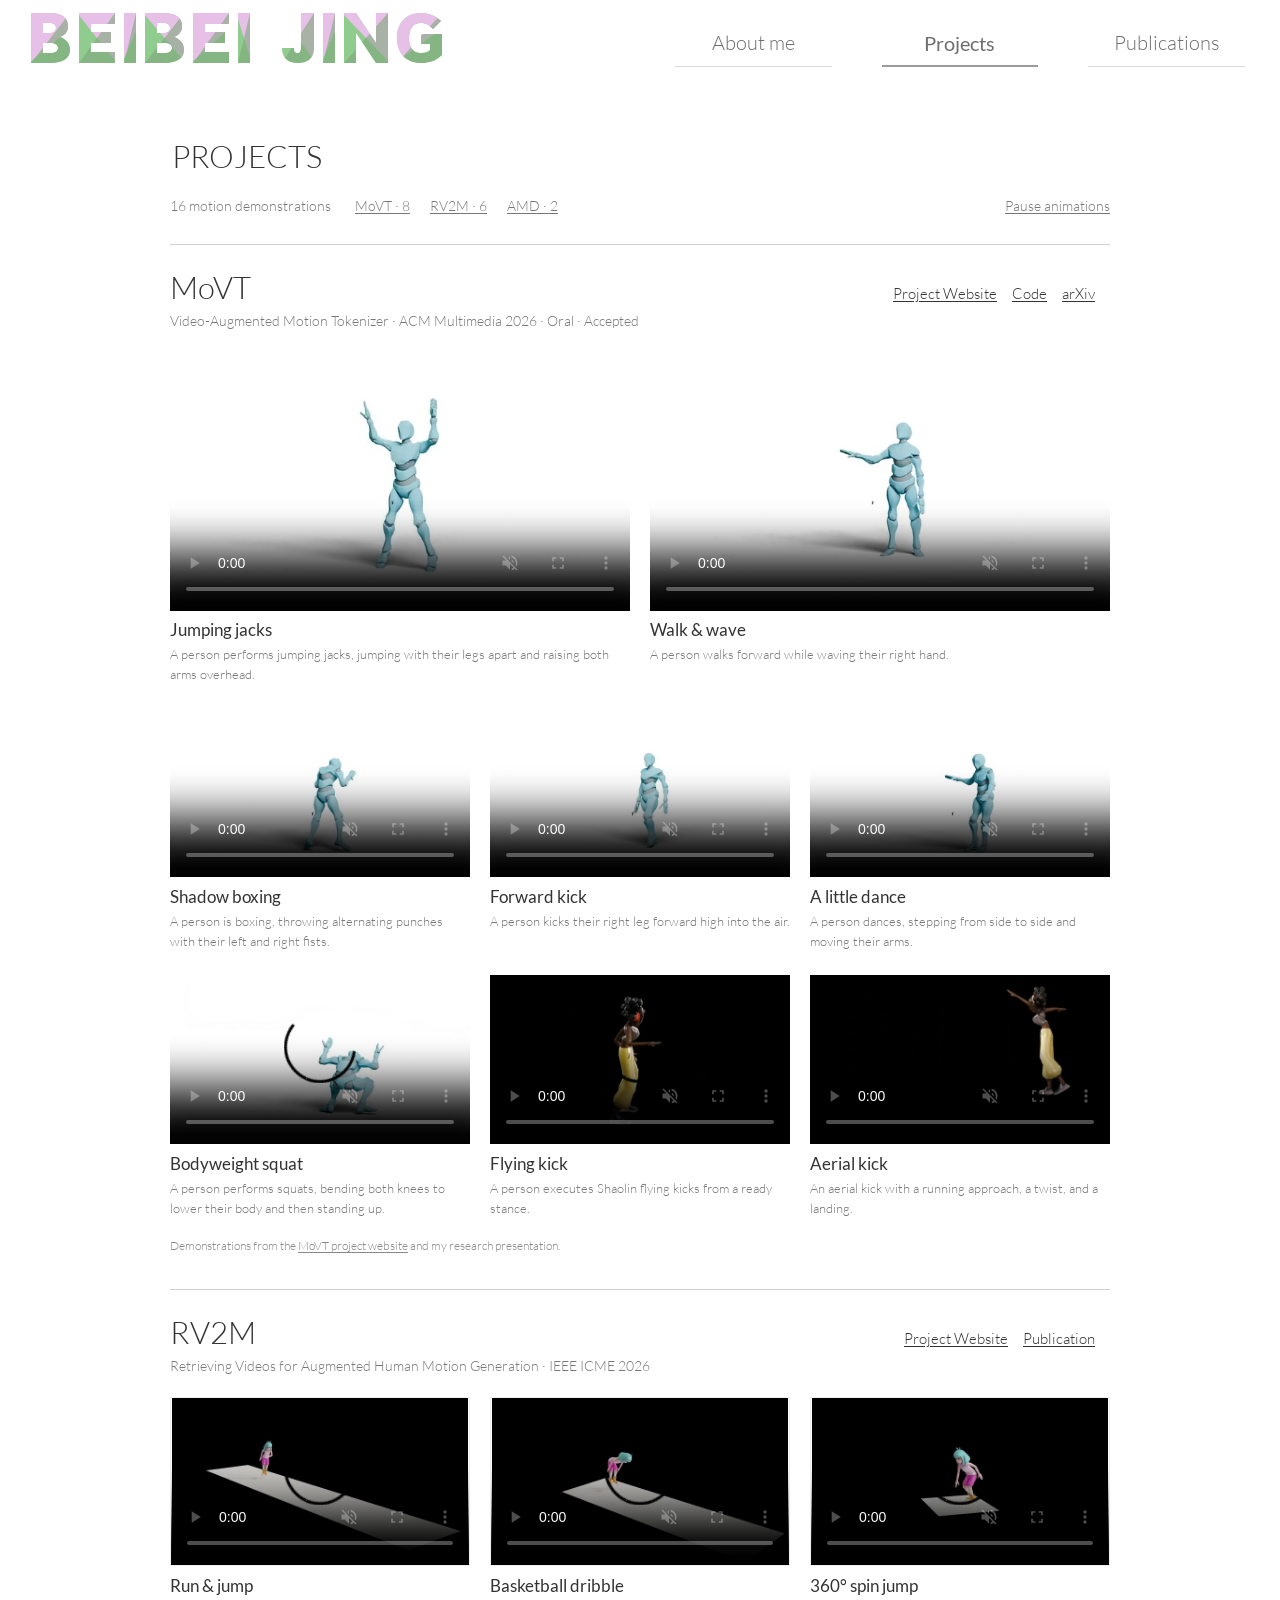
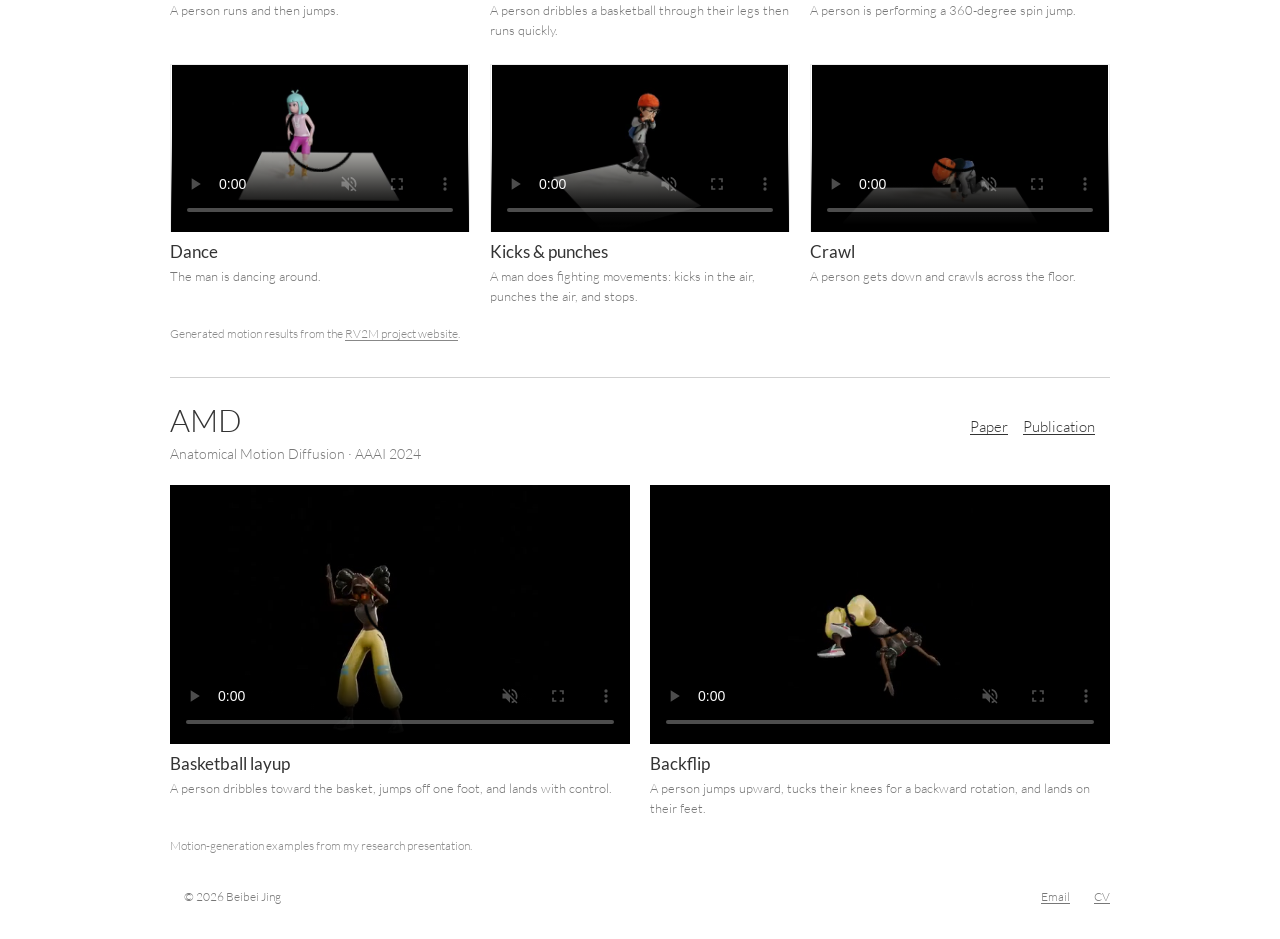
<file: projects.html>
<!doctype html>
<html lang="en">
<head>
  <meta charset="utf-8">
  <meta name="viewport" content="width=device-width, initial-scale=1">
  <meta name="theme-color" content="#ffffff">
  <meta name="description" content="Beibei Jing — 3D human motion generation, multimodal learning, publications, and research projects.">
  <meta property="og:title" content="Projects · Beibei Jing">
  <meta property="og:description" content="Connecting language, video, and 3D human motion.">
  <meta property="og:type" content="website">
  <title>Projects · Beibei Jing</title>
  <link rel="icon" href="assets/favicon.svg" type="image/svg+xml">
  <link rel="stylesheet" href="style.css">
  <script src="app.js" defer></script>
  <script src="motion.js" defer></script>
</head>
<body class="projects-page">
<a class="skip-link" href="#main">Skip to content</a><header class="site-header"><a class="name-logo" href="about.html" aria-label="Beibei Jing, about me"><img src="assets/name-logo.svg" alt="Beibei Jing" width="417" height="50"></a><nav aria-label="Main navigation"><a href="about.html" class="nav-link">About me</a><a href="projects.html" class="nav-link current" aria-current="page">Projects</a><a href="index.html" class="nav-link">Publications</a></nav></header>
<main id="main" class="container projects">
  <h1 class="section-title">Projects</h1>
  <div class="motion-toolbar"><p>16 motion demonstrations</p><nav aria-label="Motion projects"><a href="#movt-demos">MoVT · 8</a><a href="#rv2m-demos">RV2M · 6</a><a href="#amd-demos">AMD · 2</a></nav><button type="button" class="motion-toggle" aria-pressed="false">Pause animations</button></div>
  <section class="motion-project" id="movt-demos" aria-labelledby="movt-heading"><div class="motion-project-heading"><h2 id="movt-heading">MoVT</h2><div class="paper-links"><a href="https://x-motion.github.io/MoVT-website/" target="_blank" rel="noopener noreferrer">Project Website</a><a href="https://github.com/X-mOtion/MoVT" target="_blank" rel="noopener noreferrer">Code</a><a href="https://arxiv.org/abs/2609.14965" target="_blank" rel="noopener noreferrer">arXiv</a></div></div><p class="motion-project-meta">Video-Augmented Motion Tokenizer · ACM Multimedia 2026 · Oral · Accepted</p><div class="motion-grid"><figure class="motion-card featured-motion"><video class="" data-motion data-src="assets/motion/movt-jumping-jacks.mp4" poster="assets/motion/movt-jumping-jacks.jpg" muted loop playsinline preload="none" controls aria-label="Jumping jacks" ><a href="assets/motion/movt-jumping-jacks.mp4">Open motion video</a></video><figcaption><h3>Jumping jacks</h3><p>A person performs jumping jacks, jumping with their legs apart and raising both arms overhead.</p></figcaption></figure><figure class="motion-card featured-motion"><video class="" data-motion data-src="assets/motion/movt-walk-wave.mp4" poster="assets/motion/movt-walk-wave.jpg" muted loop playsinline preload="none" controls aria-label="Walk &amp; wave" ><a href="assets/motion/movt-walk-wave.mp4">Open motion video</a></video><figcaption><h3>Walk &amp; wave</h3><p>A person walks forward while waving their right hand.</p></figcaption></figure><figure class="motion-card"><video class="" data-motion data-src="assets/motion/movt-boxing.mp4" poster="assets/motion/movt-boxing.jpg" muted loop playsinline preload="none" controls aria-label="Shadow boxing" ><a href="assets/motion/movt-boxing.mp4">Open motion video</a></video><figcaption><h3>Shadow boxing</h3><p>A person is boxing, throwing alternating punches with their left and right fists.</p></figcaption></figure><figure class="motion-card"><video class="" data-motion data-src="assets/motion/movt-kick.mp4" poster="assets/motion/movt-kick.jpg" muted loop playsinline preload="none" controls aria-label="Forward kick" ><a href="assets/motion/movt-kick.mp4">Open motion video</a></video><figcaption><h3>Forward kick</h3><p>A person kicks their right leg forward high into the air.</p></figcaption></figure><figure class="motion-card"><video class="" data-motion data-src="assets/motion/movt-dance.mp4" poster="assets/motion/movt-dance.jpg" muted loop playsinline preload="none" controls aria-label="A little dance" ><a href="assets/motion/movt-dance.mp4">Open motion video</a></video><figcaption><h3>A little dance</h3><p>A person dances, stepping from side to side and moving their arms.</p></figcaption></figure><figure class="motion-card"><video class="" data-motion data-src="assets/motion/movt-squat.mp4" poster="assets/motion/movt-squat.jpg" muted loop playsinline preload="none" controls aria-label="Bodyweight squat" ><a href="assets/motion/movt-squat.mp4">Open motion video</a></video><figcaption><h3>Bodyweight squat</h3><p>A person performs squats, bending both knees to lower their body and then standing up.</p></figcaption></figure><figure class="motion-card"><video class="" data-motion data-src="assets/motion/movt-flying-kick.mp4" poster="assets/motion/movt-flying-kick.jpg" muted loop playsinline preload="none" controls aria-label="Flying kick" ><a href="assets/motion/movt-flying-kick.mp4">Open motion video</a></video><figcaption><h3>Flying kick</h3><p>A person executes Shaolin flying kicks from a ready stance.</p></figcaption></figure><figure class="motion-card"><video class="" data-motion data-src="assets/motion/movt-aerial-kick.mp4" poster="assets/motion/movt-aerial-kick.jpg" muted loop playsinline preload="none" controls aria-label="Aerial kick" ><a href="assets/motion/movt-aerial-kick.mp4">Open motion video</a></video><figcaption><h3>Aerial kick</h3><p>An aerial kick with a running approach, a twist, and a landing.</p></figcaption></figure></div><p class="motion-source">Demonstrations from the <a href="https://x-motion.github.io/MoVT-website/" target="_blank" rel="noopener noreferrer">MoVT project website</a> and my research presentation.</p></section><section class="motion-project" id="rv2m-demos" aria-labelledby="rv2m-heading"><div class="motion-project-heading"><h2 id="rv2m-heading">RV2M</h2><div class="paper-links"><a href="https://happypiepie.github.io/rv2m/" target="_blank" rel="noopener noreferrer">Project Website</a><a href="index.html#rv2m">Publication</a></div></div><p class="motion-project-meta">Retrieving Videos for Augmented Human Motion Generation · IEEE ICME 2026</p><div class="motion-grid"><figure class="motion-card rv2m-motion"><video class="" data-motion data-src="assets/motion/rv2m-run-jump.mp4" poster="assets/motion/rv2m-run-jump.jpg" muted loop playsinline preload="none" controls aria-label="Run &amp; jump" ><a href="assets/motion/rv2m-run-jump.mp4">Open motion video</a></video><figcaption><h3>Run &amp; jump</h3><p>A person runs and then jumps.</p></figcaption></figure><figure class="motion-card rv2m-motion"><video class="" data-motion data-src="assets/motion/rv2m-dribble.mp4" poster="assets/motion/rv2m-dribble.jpg" muted loop playsinline preload="none" controls aria-label="Basketball dribble" ><a href="assets/motion/rv2m-dribble.mp4">Open motion video</a></video><figcaption><h3>Basketball dribble</h3><p>A person dribbles a basketball through their legs then runs quickly.</p></figcaption></figure><figure class="motion-card rv2m-motion"><video class="" data-motion data-src="assets/motion/rv2m-spin-jump.mp4" poster="assets/motion/rv2m-spin-jump.jpg" muted loop playsinline preload="none" controls aria-label="360° spin jump" ><a href="assets/motion/rv2m-spin-jump.mp4">Open motion video</a></video><figcaption><h3>360° spin jump</h3><p>A person is performing a 360-degree spin jump.</p></figcaption></figure><figure class="motion-card rv2m-motion"><video class="" data-motion data-src="assets/motion/rv2m-dance.mp4" poster="assets/motion/rv2m-dance.jpg" muted loop playsinline preload="none" controls aria-label="Dance" ><a href="assets/motion/rv2m-dance.mp4">Open motion video</a></video><figcaption><h3>Dance</h3><p>The man is dancing around.</p></figcaption></figure><figure class="motion-card rv2m-motion"><video class="" data-motion data-src="assets/motion/rv2m-fighting.mp4" poster="assets/motion/rv2m-fighting.jpg" muted loop playsinline preload="none" controls aria-label="Kicks &amp; punches" ><a href="assets/motion/rv2m-fighting.mp4">Open motion video</a></video><figcaption><h3>Kicks &amp; punches</h3><p>A man does fighting movements: kicks in the air, punches the air, and stops.</p></figcaption></figure><figure class="motion-card rv2m-motion"><video class="" data-motion data-src="assets/motion/rv2m-crawl.mp4" poster="assets/motion/rv2m-crawl.jpg" muted loop playsinline preload="none" controls aria-label="Crawl" ><a href="assets/motion/rv2m-crawl.mp4">Open motion video</a></video><figcaption><h3>Crawl</h3><p>A person gets down and crawls across the floor.</p></figcaption></figure></div><p class="motion-source">Generated motion results from the <a href="https://happypiepie.github.io/rv2m/" target="_blank" rel="noopener noreferrer">RV2M project website</a>.</p></section><section class="motion-project" id="amd-demos" aria-labelledby="amd-heading"><div class="motion-project-heading"><h2 id="amd-heading">AMD</h2><div class="paper-links"><a href="https://ojs.aaai.org/index.php/AAAI/article/view/28042" target="_blank" rel="noopener noreferrer">Paper</a><a href="index.html#amd">Publication</a></div></div><p class="motion-project-meta">Anatomical Motion Diffusion · AAAI 2024</p><div class="motion-grid"><figure class="motion-card featured-motion"><video class="" data-motion data-src="assets/motion/amd-layup.mp4" poster="assets/motion/amd-layup.jpg" muted loop playsinline preload="none" controls aria-label="Basketball layup" ><a href="assets/motion/amd-layup.mp4">Open motion video</a></video><figcaption><h3>Basketball layup</h3><p>A person dribbles toward the basket, jumps off one foot, and lands with control.</p></figcaption></figure><figure class="motion-card featured-motion"><video class="" data-motion data-src="assets/motion/amd-backflip.mp4" poster="assets/motion/amd-backflip.jpg" muted loop playsinline preload="none" controls aria-label="Backflip" ><a href="assets/motion/amd-backflip.mp4">Open motion video</a></video><figcaption><h3>Backflip</h3><p>A person jumps upward, tucks their knees for a backward rotation, and lands on their feet.</p></figcaption></figure></div><p class="motion-source">Motion-generation examples from my research presentation.</p></section>
  <noscript><p>Open individual videos: <a href="assets/motion/movt-jumping-jacks.mp4">Jumping jacks</a>, <a href="assets/motion/movt-walk-wave.mp4">Walk &amp; wave</a>, <a href="assets/motion/movt-boxing.mp4">Shadow boxing</a>, <a href="assets/motion/movt-kick.mp4">Forward kick</a>, <a href="assets/motion/movt-dance.mp4">A little dance</a>, <a href="assets/motion/movt-squat.mp4">Bodyweight squat</a>, <a href="assets/motion/movt-flying-kick.mp4">Flying kick</a>, <a href="assets/motion/movt-aerial-kick.mp4">Aerial kick</a>, <a href="assets/motion/rv2m-run-jump.mp4">Run &amp; jump</a>, <a href="assets/motion/rv2m-dribble.mp4">Basketball dribble</a>, <a href="assets/motion/rv2m-spin-jump.mp4">360° spin jump</a>, <a href="assets/motion/rv2m-dance.mp4">Dance</a>, <a href="assets/motion/rv2m-fighting.mp4">Kicks &amp; punches</a>, <a href="assets/motion/rv2m-crawl.mp4">Crawl</a>, <a href="assets/motion/amd-layup.mp4">Basketball layup</a>, <a href="assets/motion/amd-backflip.mp4">Backflip</a>.</p></noscript>
</main>
<footer class="container site-footer"><span>© 2026 Beibei Jing</span><a href="mailto:jingbeibei.ghyn@gmail.com">Email</a><a href="cv.html">CV</a></footer>

<div class="toast" id="toast" role="status" aria-live="polite"></div>
</body>
</html>
</file>
<file: style.css>
@font-face{font-family:Lato;src:url('assets/fonts/lato-300.ttf') format('truetype');font-style:normal;font-weight:300;font-display:swap}
@font-face{font-family:Lato;src:url('assets/fonts/lato-400.ttf') format('truetype');font-style:normal;font-weight:400;font-display:swap}
@font-face{font-family:Lato;src:url('assets/fonts/lato-700.ttf') format('truetype');font-style:normal;font-weight:700;font-display:swap}
*{box-sizing:border-box}
html{color-scheme:light;scroll-behavior:auto}
body{margin:0;background:#fff;color:#333;font:300 16px/25px Lato,Arial,sans-serif}
a{color:inherit;text-decoration:underline;text-underline-offset:2px}
a:hover{color:#777}
button{font:inherit;color:inherit;cursor:pointer}
button:not(.close-dialog){border:0;background:transparent;padding:0;text-decoration:underline;text-underline-offset:2px}
button:hover{color:#777}
a:focus-visible,button:focus-visible,summary:focus-visible,video:focus-visible{outline:2px solid #707070;outline-offset:5px}
img{max-width:100%;height:auto}
p{margin:0 0 10px}
strong{font-weight:700}
.skip-link{position:fixed;top:-100px;left:16px;background:white;padding:10px;z-index:100}
.skip-link:focus{top:10px}
.site-header{display:grid;grid-template-columns:1fr 1fr;height:82px;margin-bottom:29px;background:#fff}
.name-logo{display:block;align-self:start;margin:13px 0 20px 28px;width:417px;max-width:calc(100% - 48px)}
.name-logo img{display:block;width:100%;height:50px}
.site-header>nav{display:grid;grid-template-columns:repeat(3,minmax(0,1fr));padding:10px 10px 0}
.nav-link{display:block;margin:23px 25px 16px;padding:0 0 11px;border-bottom:1px solid #dadada;color:#6e6e6e;text-align:center;text-decoration:none;font:300 20px/20px Lato,Arial,sans-serif;white-space:nowrap}
.nav-link:hover{color:#6e6e6e;border-color:#aaa}
.nav-link.current{font-weight:400;border-bottom:2px solid #9b9b9b}
.container{display:flow-root;width:940px;max-width:100%;margin-right:auto;margin-left:auto;padding-left:14px}
.section-title{margin:29px 0 13px 2px;font-size:31px;line-height:1.05;font-weight:300;text-transform:uppercase}
.publications>.section-title{line-height:17px}
.publication-index{display:flex;justify-content:space-between;align-items:baseline;gap:12px;margin:0 0 15px;font-size:13px;line-height:20px;color:#666}
.publication-index p{margin:0}
.publication-index strong{font-weight:400}
.publication-index>nav{display:flex;gap:14px;flex-shrink:0}
.year-anchor{display:block;scroll-margin-top:15px}
.publication{display:flow-root;border-top:1px solid rgba(0,0,0,.18);padding:0 0 5px;min-height:190px;scroll-margin-top:18px}
.pub-image{float:right;width:30%;height:auto;max-width:30%;margin:15px 0 5px 25px}
.pub-title{margin:13px 0 7px;text-align:left;font-size:23px;font-weight:700;line-height:25px;letter-spacing:0}
.authors{margin:0;font-size:18px;line-height:20px;font-weight:400}
.venue{margin:5px 0 1px;font-size:16px;line-height:25px;font-weight:300}
.publication-status{color:#e05a22;font-weight:400}
.meta-divider{padding:0 4px}
.paper-citations{font-size:14px;white-space:nowrap}
.paper-citations.unindexed{font-size:13px}
.paper-links{font-size:17px;line-height:20px;font-weight:300}
.paper-links a,.paper-links button{display:inline;margin:0 15px 0 0;line-height:25px}
.pub-summary{margin:10px 0 15px;text-align:justify;font-size:16px;font-weight:300;line-height:25px}
.citation-source-note{border-top:1px solid rgba(0,0,0,.18);margin:0;padding:18px 0;font-size:12px;color:#777;line-height:20px}
.site-footer{display:flex;gap:24px;align-items:baseline;padding-top:28px;padding-bottom:30px;font-size:12px;color:#777}
.site-footer>span{margin-right:auto}
.about,.projects{padding-left:0}
.about-cover{margin-top:7px;margin-bottom:19px;width:100%;height:400px;background:#000}
.about-cover video{display:block;width:100%;height:100%;object-fit:contain}
.about-row{display:grid;grid-template-columns:1fr 2fr;gap:20px;border-top:1px solid #d1d1d1;margin-right:-10px;margin-left:-10px;padding:25px 10px 30px}
.about-row>.section-title,.about-label>.section-title{text-align:right;margin:12px 34px 20px 0;line-height:1.15}
.about-label{padding-right:34px}
.about-label>.section-title{margin-right:0}
.portrait{display:block;width:92px;height:128px;object-fit:cover;margin:0 0 0 auto}
.about-copy p{font-size:16px;line-height:25px;font-weight:300;margin-bottom:15px}
.about-copy p:last-child{margin-bottom:0}
.about-copy ul{margin:0;padding-left:20px}
.about-copy li{margin-bottom:7px}
.profile-links{display:flex;flex-wrap:wrap;gap:22px 40px;font-size:18px;line-height:25px}
.profile-links a{text-decoration:none}
.profile-links a:hover{text-decoration:underline}
.education p+p{margin-top:24px}
#copy-email{font-size:13px;margin-left:14px;white-space:nowrap}
.projects>.section-title{margin-top:29px;margin-bottom:20px}
.project-gallery{display:grid;grid-template-columns:repeat(2,minmax(0,1fr));gap:30px 20px}
.project{min-width:0}
.project-image{display:flex;align-items:center;width:100%;height:270px;text-decoration:none}
.project-image img{display:block;width:100%;height:auto;max-height:270px;object-fit:contain}
.project h2{font-size:23px;line-height:25px;margin:13px 0 7px;font-weight:700}
.project p{font-size:16px;font-weight:300;line-height:25px}
.project-wide{grid-column:1/-1;border-top:1px solid #d1d1d1;padding-top:25px}
.project-wide video{display:block;width:100%;max-height:440px;background:#000}
.modal{margin:auto;background:white;color:#333;border:1px solid #bbb;padding:27px;max-width:680px;width:calc(100% - 36px);max-height:calc(100dvh - 48px);overflow:auto;box-shadow:0 12px 48px #0002}
.modal::backdrop{background:#0007}
.modal-head{display:flex;justify-content:space-between;align-items:flex-start;gap:20px;margin-bottom:22px}
.modal h2{font-size:25px;line-height:30px;font-weight:300;margin:0}
.eyebrow{font-size:12px;color:#777;margin:0 0 7px}
.close-dialog{background:transparent;border:0;font-size:28px;line-height:30px;width:36px;height:36px;flex-shrink:0}
.modal pre{font-size:12px;line-height:20px;white-space:pre-wrap;overflow-wrap:anywhere;border:1px solid #ddd;padding:16px;margin:0}
.modal-actions{display:flex;flex-wrap:wrap;gap:22px;margin-top:20px;font-size:16px}
.demo-modal{max-width:800px}
.demo-modal video{display:block;width:100%;max-height:65dvh;background:#000}
.demo-caption{font-size:13px;color:#777;margin:13px 0 0}
.toast{position:fixed;bottom:25px;left:50%;transform:translateX(-50%);display:none;padding:10px 18px;background:#333;color:#fff;font-size:13px;z-index:60;max-width:calc(100% - 32px);text-align:center}
.toast.visible{display:block}
body:has(dialog[open]){overflow:hidden}
.cv-shell{max-width:820px;margin:0 auto;padding:15px 0}
.cv-head h1{font-size:40px;font-weight:300;line-height:45px;margin:0 0 12px}
.cv-head p{margin:0 0 8px;font-size:15px;line-height:23px}
.cv-impact>span{display:block;font-size:12px;color:#777}
.cv-toolbar{display:flex;flex-wrap:wrap;gap:20px;align-items:center;margin-top:18px}
.cv-section{margin-top:30px}
.cv-section h2{font-size:25px;font-weight:300;line-height:30px;margin:0 0 15px;padding-bottom:8px;border-bottom:1px solid #d1d1d1}
.cv-section h3{font-size:16px;font-weight:700;line-height:24px;margin:0 0 4px}
.cv-section p,.cv-section li{font-size:15px;line-height:24px}
.cv-section article+article{margin-top:18px}
.cv-section ol,.cv-section ul{padding-left:22px}
.cv-section li+li{margin-top:16px}
.cv-dates{font-size:13px;font-weight:300;color:#777;margin-left:8px}
.cv-paper-citations{display:block;font-size:13px;margin-top:3px}
.cv-citation-note,.cv-note{font-size:12px;color:#777;line-height:20px}
.cv-page .site-footer{max-width:820px;padding-left:0}
@media(max-width:991px){
  .container{width:728px;padding-right:14px}
  .name-logo{max-width:calc(100% - 35px);margin-left:18px}
  .nav-link{font-size:18px;margin-left:15px;margin-right:15px}
  .about,.projects{padding-left:0;padding-right:0}
  .cv-shell{width:calc(100% - 48px)}
  .pub-image{width:28%;max-width:28%;margin-left:20px}
  .about-cover{height:310px}
  .about-row{margin-left:0;margin-right:0;padding-left:0;padding-right:0}
  .project-image{height:220px}
}
@media(max-width:767px){
  .site-header{display:block;height:auto;margin-bottom:25px;padding-top:13px}
  .name-logo{width:350px;max-width:calc(100% - 42px);margin:0 auto 15px}
  .name-logo img{height:44px}
  .site-header>nav{padding:0 15px;max-width:580px;margin:auto}
  .nav-link{margin:0 10px 0;padding-bottom:10px;font-size:17px;line-height:22px}
  .container{width:100%;padding-left:25px;padding-right:25px}
  .section-title{font-size:29px;margin-top:27px}
  .publication-index{flex-wrap:wrap;font-size:12px;gap:5px;margin-bottom:14px}
  .publication-index>nav{gap:16px}
  .publication{min-height:0}
  .pub-image{width:25%;max-width:25%;margin:15px 0 5px 18px}
  .pub-title{font-size:21px;line-height:24px}
  .authors{font-size:16px;line-height:20px}
  .venue{font-size:14px;line-height:22px;margin-top:5px}
  .paper-citations,.paper-citations.unindexed{font-size:12px}
  .paper-links{font-size:15px;line-height:22px}
  .paper-links a,.paper-links button{line-height:27px;margin-right:12px}
  .pub-summary{font-size:14px;line-height:22px;margin-bottom:15px}
  .about-cover{height:auto;aspect-ratio:2.35;margin-top:0}
  .about-row{grid-template-columns:1fr 2fr;gap:20px;padding-top:20px;padding-bottom:25px}
  .about-row>.section-title,.about-label>.section-title{font-size:23px;margin-right:0}
  .about-label{padding-right:0}
  .portrait{width:78px;height:109px}
  .about-copy p,.about-copy li{font-size:14px;line-height:22px}
  .profile-links{font-size:16px;gap:15px 22px}
  .project-gallery{gap:28px 20px}
  .project-image{height:190px}
  .project p{font-size:14px;line-height:22px}
  .project .paper-links{font-size:14px}
  .cv-shell{width:calc(100% - 50px);padding-top:4px}
  .cv-page .site-footer{width:calc(100% - 50px);padding-right:0}
  .cv-dates{display:block;margin-left:0}
}
@media(max-width:479px){
  .site-header>nav{padding-left:10px;padding-right:10px}
  .nav-link{font-size:15px;margin-left:6px;margin-right:6px}
  .container{padding-left:18px;padding-right:18px}
  .pub-title{font-size:clamp(18px,5vw,21px);line-height:22px}
  .pub-image{width:27%;max-width:27%;margin-left:15px}
  .authors{font-size:15px;line-height:19px}
  .pub-summary{text-align:left;font-size:14px;line-height:22px}
  .citation-source-note{font-size:11px}
  .about-row{grid-template-columns:1fr;gap:14px}
  .about-row>.section-title,.about-label>.section-title{text-align:left;margin:0;font-size:26px}
  .about-label{display:flex;justify-content:space-between;align-items:center}
  .portrait{width:64px;height:89px;margin:0}
  .about-copy{min-width:0;overflow-wrap:anywhere}
  #copy-email{display:block;margin:7px 0 0}
  .project-gallery{grid-template-columns:1fr}
  .project-image{height:auto;min-height:160px}
  .project-wide{grid-column:auto}
  .modal{padding:20px}
  .modal h2{font-size:22px}
  .cv-shell{width:calc(100% - 36px)}
  .cv-head h1{font-size:36px}
  .cv-section p,.cv-section li{font-size:14px;line-height:23px}
  .cv-page .site-footer{width:calc(100% - 36px)}
}
@media print{
  .site-header,.skip-link,.cv-toolbar,.site-footer,.toast{display:none!important}
  .cv-shell{width:100%;max-width:none;margin:0;padding:0}
  .cv-head h1{font-size:30px;line-height:34px}
  .cv-head p,.cv-section p,.cv-section li{font-size:10px;line-height:16px}
  .cv-section{margin-top:18px}
  .cv-section h2{font-size:17px;line-height:22px;margin-bottom:10px;break-after:avoid}
  .cv-section h3{font-size:11px;line-height:17px}
  .cv-section article,.cv-section li{break-inside:avoid}
  .cv-section li+li{margin-top:10px}
  .cv-impact>span,.cv-note,.cv-citation-note{font-size:9px;line-height:14px}
  .cv-paper-citations .paper-citations,.cv-dates{font-size:9px;line-height:14px}
  @page{size:A4;margin:18mm}
}

video.pub-image{aspect-ratio:16/9;object-fit:contain;background:#000}
.publication-index .motion-toggle{margin-left:5px;font-size:12px;white-space:nowrap}
.motion-toolbar{display:flex;align-items:baseline;flex-wrap:wrap;gap:12px 24px;margin:0 0 26px;color:#777;font-size:14px}
.motion-toolbar p{margin:0}
.motion-toolbar nav{display:flex;gap:20px}
.motion-toolbar .motion-toggle{margin-left:auto;white-space:nowrap}
.motion-project{border-top:1px solid #d1d1d1;padding-top:25px;margin-top:33px;scroll-margin-top:20px}
.motion-project:first-of-type{margin-top:0}
.motion-project-heading{display:flex;align-items:baseline;justify-content:space-between;flex-wrap:wrap;gap:12px;margin-bottom:4px}
.motion-project h2{font-size:31px;line-height:34px;font-weight:300;margin:0}
.motion-project-heading .paper-links{font-size:15px}
.motion-project-meta{font-size:14px;color:#777;line-height:22px;margin:0 0 20px}
.motion-grid{display:grid;grid-template-columns:repeat(6,minmax(0,1fr));gap:24px 20px}
.motion-card{grid-column:span 2;margin:0;min-width:0}
.motion-card.featured-motion{grid-column:span 3}
.motion-card video{display:block;width:100%;aspect-ratio:16/9;background:#000;object-fit:contain}
.motion-card.rv2m-motion video{background:#fff;border:1px solid #eee}
.motion-card figcaption{margin-top:8px;font-size:14px;line-height:21px}
.motion-card h3{font-size:17px;line-height:23px;font-weight:400;margin:0 0 3px}
.motion-card p{margin:0;font-size:13px;line-height:20px;color:#777}
.motion-source{font-size:12px;color:#888;margin:18px 0 0;line-height:20px}
.showcase-picker{display:flex;flex-wrap:wrap;align-items:baseline;gap:10px 20px;margin:14px 0 8px;font-size:14px;line-height:22px}
.showcase-picker button[aria-pressed=true]{font-weight:700;color:#333}
.showcase-picker .motion-toggle{margin-left:auto;color:#777;font-size:13px}
.showcase-caption{margin:0 0 20px;font-size:13px;color:#777;line-height:21px}
.about-cover:has(#featured-motion){margin-bottom:0;background:#fff}
.about-cover #featured-motion{background:#fff}
@media(max-width:991px){.motion-toolbar{gap:8px 18px}.motion-grid{gap:22px 16px}.motion-card figcaption{font-size:13px}.publication-index{flex-wrap:wrap}}
@media(max-width:767px){
  video.pub-image{width:30%;max-width:30%}
  .motion-toolbar{font-size:13px;margin-bottom:22px;gap:8px 18px}
  .motion-toolbar nav{gap:15px}
  .motion-grid{grid-template-columns:repeat(2,minmax(0,1fr));gap:22px 18px}
  .motion-card,.motion-card.featured-motion{grid-column:span 1}
  .motion-project h2{font-size:28px}
  .motion-project-heading .paper-links{font-size:14px}
  .motion-card h3{font-size:16px;line-height:22px}
  .showcase-picker{gap:9px 17px;font-size:13px}
  .showcase-picker .motion-toggle{margin-left:0}
  .showcase-caption{font-size:12px}
}
@media(max-width:479px){
  .motion-toolbar .motion-toggle{margin-left:0}
  .motion-grid{grid-template-columns:1fr;gap:24px}
  .motion-project{padding-top:20px;margin-top:28px}
  .motion-project-heading{gap:7px}
  .motion-project-meta{font-size:13px}
  .motion-card h3{font-size:18px}
  .publication-index .motion-toggle{font-size:11px;margin-left:0}
}
@media print{.motion-toggle,.showcase-picker{display:none!important}}
</file>
